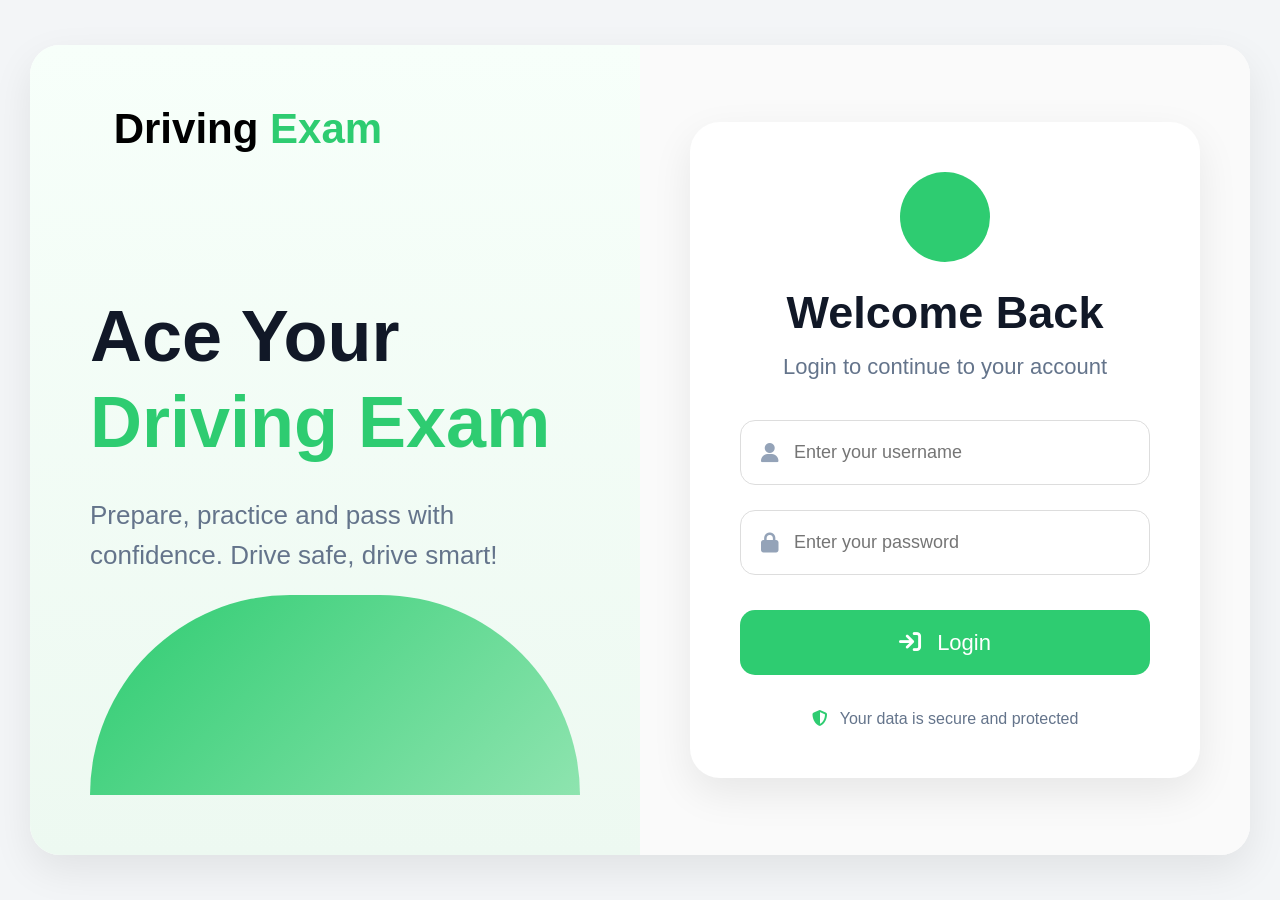
<file: index.html>
<!DOCTYPE html>
<html lang="en">
<head>
    <meta charset="UTF-8">
    <meta name="viewport" content="width=device-width, initial-scale=1.0">
    <title>Driving Exam Login</title>

    <link rel="stylesheet" href="css/login.css">

    <link rel="stylesheet"
          href="https://cdnjs.cloudflare.com/ajax/libs/font-awesome/6.5.2/css/all.min.css">
</head>
<body>

<div class="container">

    <!-- Left Side -->
    <div class="left-side">

        <div class="logo">
            <i class="fas fa-steering-wheel"></i>
            <span>Driving <b>Exam</b></span>
        </div>

        <div class="content">
            <h1>
                Ace Your <br>
                <span>Driving Exam</span>
            </h1>

            <p>
                Prepare, practice and pass with confidence.
                Drive safe, drive smart!
            </p>
        </div>

        <div class="road"></div>

    </div>

    <!-- Right Side -->
    <div class="right-side">

        <div class="login-card">

            <div class="icon-circle">
                <i class="fas fa-steering-wheel"></i>
            </div>

            <h2>Welcome Back</h2>

            <p class="subtitle">
                Login to continue to your account
            </p>

            <div class="input-box">
                <i class="fas fa-user"></i>
                <input
                        type="text"
                        id="username"
                        placeholder="Enter your username">
            </div>

            <div class="input-box">
                <i class="fas fa-lock"></i>
                <input
                        type="password"
                        id="password"
                        placeholder="Enter your password">
            </div>

            <button onclick="login()">
                <i class="fas fa-arrow-right-to-bracket"></i>
                Login
            </button>

            <div class="bottom-text">
                <i class="fas fa-shield-alt"></i>
                Your data is secure and protected
            </div>

        </div>

    </div>

</div>

<script src="js/login.js"></script>

</body>
</html>
</file>
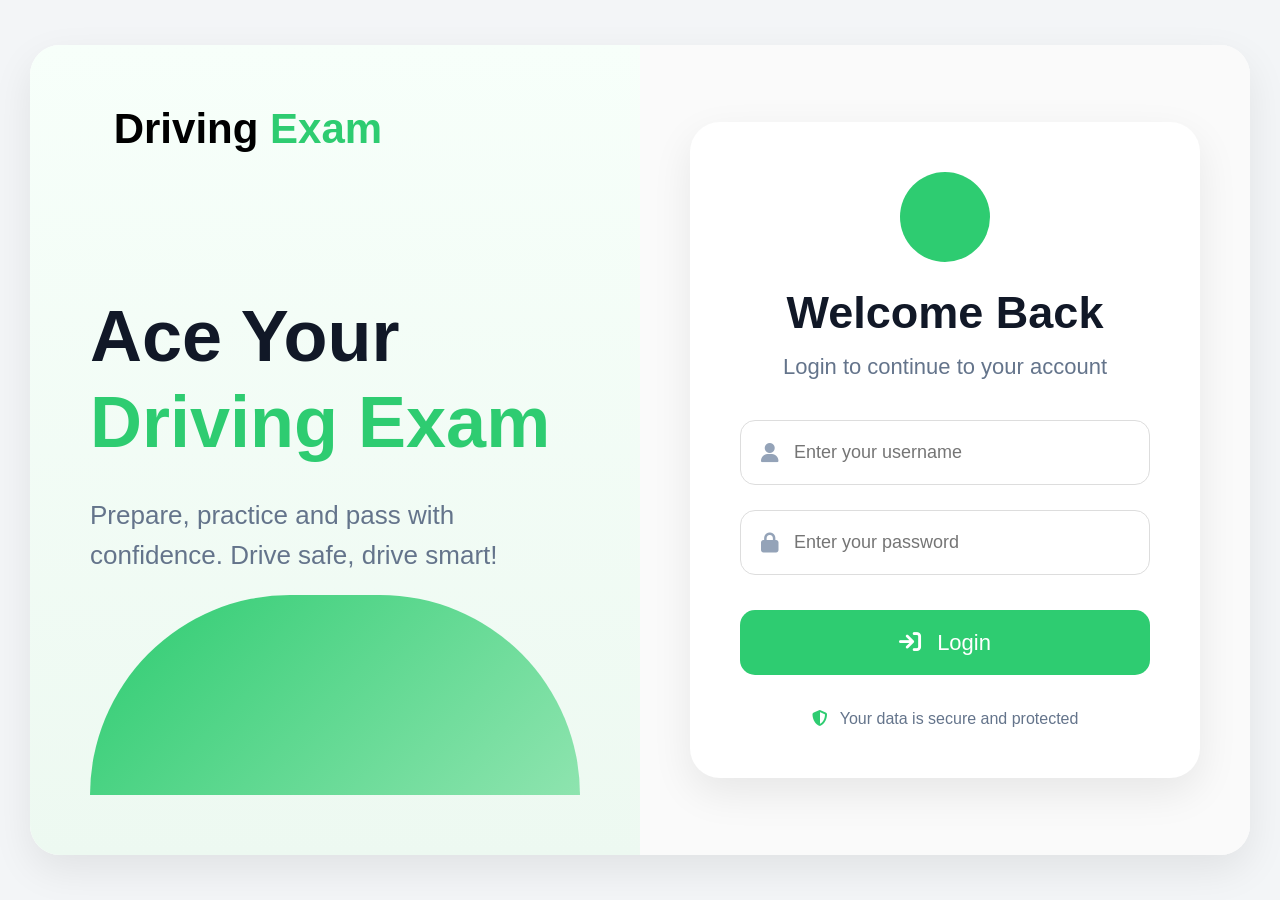
<file: category.html>
<!DOCTYPE html>
<html>
<head>
    <title>Select Category</title>
    <link rel="stylesheet" href="css/style.css">
</head>
<body>

<body class="category-body">

<div class="category-page">

    <!-- TOP BAR -->
   <div class="category-top">

    <div class="category-logo"
         onclick="window.location.href='main.html'"
         style="cursor:pointer;">

        🚗 Driving <span>Exam</span>

    </div>

</div>

    <!-- HEADER -->
    <div class="category-header">

        <h1>
            Select Your Driving Category
        </h1>

        <p>
            Choose a driving license category to start practicing
            <br>
            and test your knowledge.
        </p>

    </div>

    <!-- CATEGORY CARDS -->
    <div class="category-cards">

        <!-- CATEGORY A -->
        <div class="category-card">

            <img
                src="images/category_a.png"
                class="category-image">

            <h2 class="category-title green">
                Category A
            </h2>

            <p class="category-desc">
                Motorcycles and two-wheelers
                with or without gear.
            </p>

            <button
                class="category-btn green-btn"
                onclick="selectCategory('a')">

                Start Practice →
            </button>

        </div>

        <!-- CATEGORY B -->
        <div class="category-card">

            <img
                src="images/category_b.png"
                class="category-image">

            <h2 class="category-title blue">
                Category B
            </h2>

            <p class="category-desc">
                Cars and light vehicles
                for personal use.
            </p>

            <button
                class="category-btn blue-btn"
                onclick="selectCategory('b')">

                Start Practice →
            </button>

        </div>


    </div>

    <!-- BOTTOM CARD -->
    <div class="category-info">

        <div class="category-info-icon">
            🛡
        </div>

        <div>
            <h3>Choose Carefully</h3>

            <p>
                Select the correct category that matches
                the license you want to apply for.
            </p>
        </div>

    </div>

</div>

<script src="js/category.js"></script>

</body>

</body>
</html>
</file>
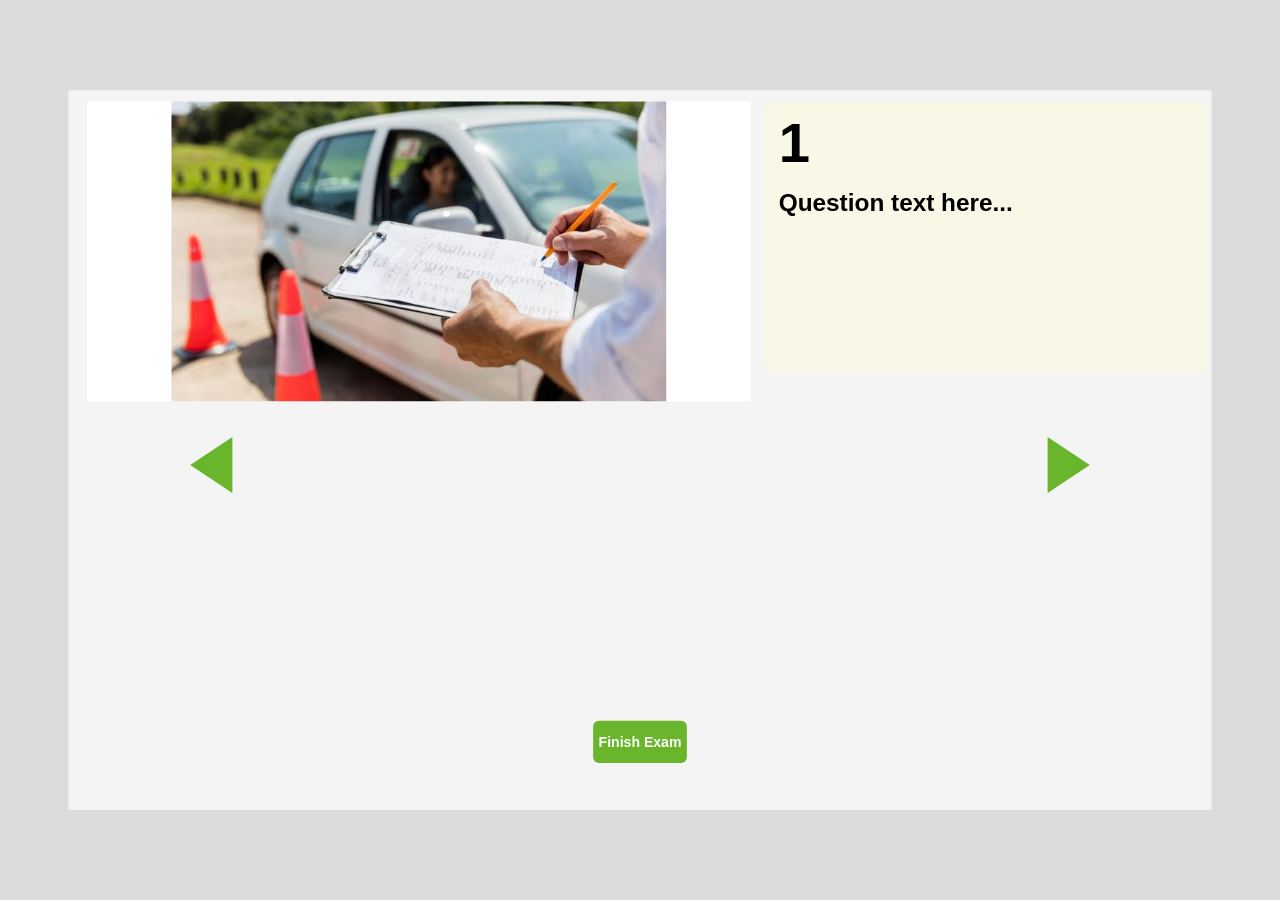
<file: exam.html>
<!DOCTYPE html>
<html>

    <head> <meta charset="UTF-8"> <title>Exame IMT</title> <link rel="stylesheet" href="css/style.css"> </head>
<body class="exam-body">

<div class="exam-container">

    <!-- Top Bar -->
    

    <!-- Question Section -->
    <div class="question-section">

        <!-- Image -->
        <div class="image-box">
            <img id="questionImage" src="images/a/q1.jpg">
        </div>

        <!-- Question -->
        <div class="question-box">
            <div class="question-number">
                <span id="questionNo">1</span>
            </div>

            <div class="question-text" id="questionText">
                Question text here...
            </div>
        </div>

    </div>

    <!-- Answers -->
    <div id="answersContainer"></div>

    <!-- Bottom Navigation -->
    <div class="bottom-navigation">

    <button class="nav-arrow"
            onclick="previousQuestion()">
    </button>

    <div id="questionNumbers"></div>

    <button class="nav-arrow"
            onclick="nextQuestion()">
    </button>

</div>

<button id="finishBtn"
        onclick="finishExam()">
    Finish Exam
</button>

</div>

<script>
function scaleExam() {
    const exam = document.querySelector('.exam-container');

    const scale = Math.min(
        window.innerWidth / 1366,
        window.innerHeight / 768
    );

    exam.style.transform = `scale(${scale})`;
}

window.addEventListener('resize', scaleExam);
scaleExam();
</script>

<script src="js/exam.js"></script>

</body>
</html>
</file>
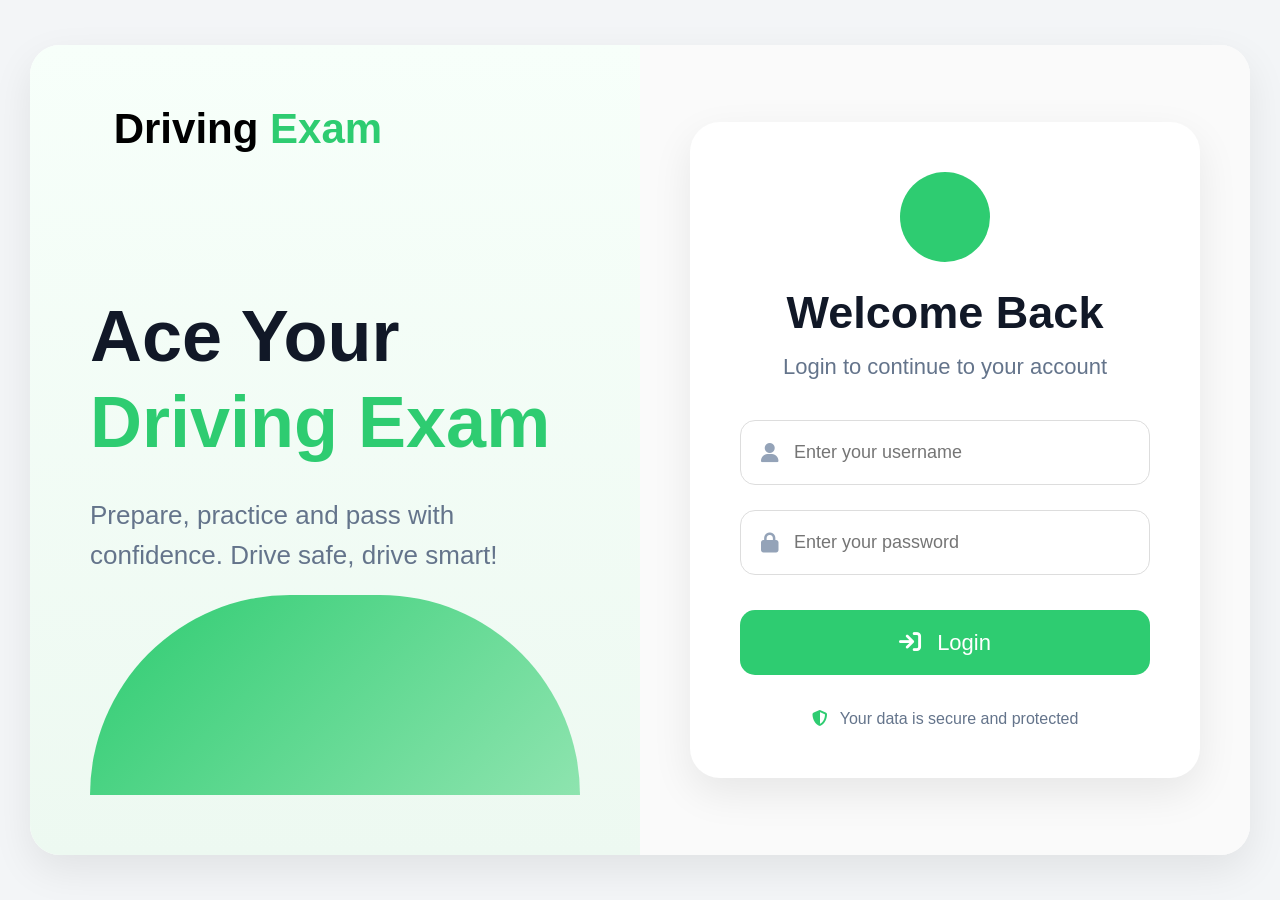
<file: main.html>
<!DOCTYPE html>
<html lang="en">
<head>
    <meta charset="UTF-8">
    <meta name="viewport" content="width=device-width, initial-scale=1.0">
    <title>Driving Exam</title>
    <link rel="stylesheet" href="css/style.css">
    <link rel="stylesheet"
          href="https://cdnjs.cloudflare.com/ajax/libs/font-awesome/6.5.2/css/all.min.css">
</head>
<body>

<div class="container">

    <!-- Header -->
    <header>
        <div class="logo">
            <i class="fas fa-steering-wheel"></i>
            <span>Driving <b>Exam</b></span>
        </div>

        <button class="logout-top" onclick="logout()">
            <i class="fas fa-right-from-bracket"></i>
            Logout
        </button>
    </header>

    <!-- Main Section -->
    <div class="hero">

        <!-- Left Side -->
        <div class="left-content">

            <div class="welcome">
                👋 Welcome Back
            </div>

            <h1>
                Ready to ace your <br>
                <span>Driving Exam?</span>
            </h1>

            <p>
                Choose an option to start your journey.
                Good luck and drive safe!
            </p>

            <div class="stats">

                <div class="stat-box">
                    <i class="fas fa-file-lines"></i>
                    <h2 id="examsTaken">0</h2>
                    <p>Exams Taken</p>
                </div>

                <div class="stat-box">
                    <i class="fas fa-chart-line"></i>
                    <h2 id="averageScore">0%</h2>
                    <p>Avg. Score</p>
                </div>

                <div class="stat-box">
                    <i class="fas fa-trophy"></i>
                   <h2 id="bestScore">0</h2>
                    <p>Best Score</p>
                </div>

            </div>

        </div>

        <!-- Right Side -->
        <div class="right-content">

            <div class="action-card green" onclick="goExam()">
                <div class="icon">
                    <i class="fas fa-file-lines"></i>
                </div>

                <div class="text">
                    <h2>Exam</h2>
                    <p>Take a timed exam and test your skills</p>
                </div>

                <i class="fas fa-arrow-right arrow"></i>
            </div>

            <div class="action-card blue" onclick="goPractice()">
                <div class="icon">
                    <i class="fas fa-book-open"></i>
                </div>

                <div class="text">
                    <h2>Practice</h2>
                    <p>Practice questions to improve</p>
                </div>

                <i class="fas fa-arrow-right arrow"></i>
            </div>

            <div class="action-card purple" onclick="logout()">
                <div class="icon">
                    <i class="fas fa-right-from-bracket"></i>
                </div>

                <div class="text">
                    <h2>Logout</h2>
                    <p>Sign out from your account</p>
                </div>

                <i class="fas fa-arrow-right arrow"></i>
            </div>

        </div>

    </div>

</div>

<script src="js/main.js"></script>

</body>
</html>
</file>
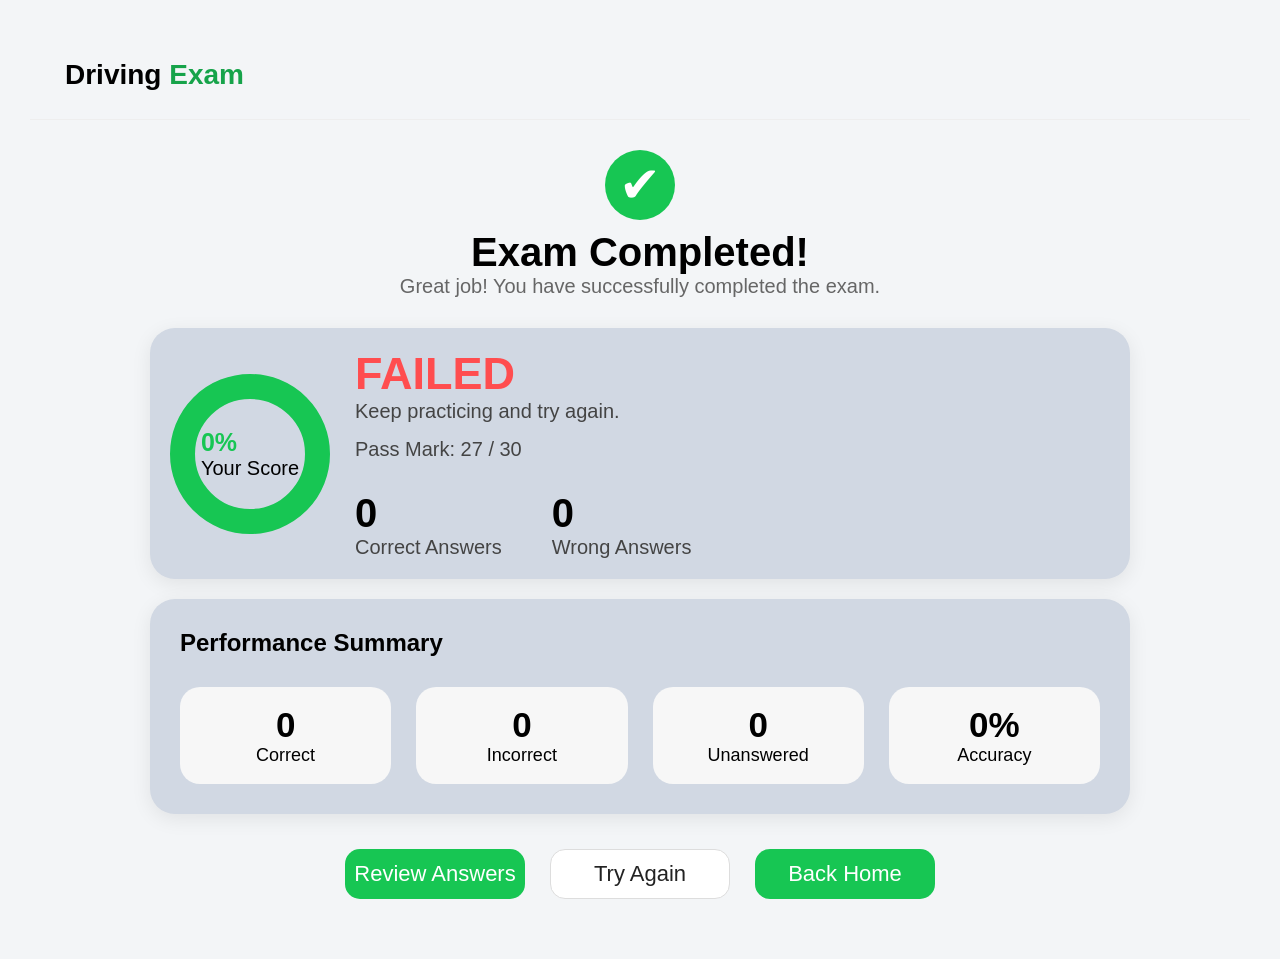
<file: result.html>
<!DOCTYPE html>
<html>
<head>
    <meta charset="UTF-8">
    <title>Exam Result</title>
    <link rel="stylesheet" href="css/style.css">
</head>
<body>
    <div class="category-top">

    <div class="category-logo"
         onclick="window.location.href='main.html'"
         style="cursor:pointer;">

        Driving <span>Exam</span>

    </div>

</div>

<div class="result-page">

    <div class="result-header">

        <div class="result-icon">
            ✔
        </div>

        <h1>Exam Completed!</h1>

        <p>
            Great job! You have successfully completed the exam.
        </p>

    </div>

    <div class="result-card">

        <div class="score-circle">
            <div>
                <h2 id="scoreText">0%</h2>
                <p>Your Score</p>
            </div>
        </div>

        <div class="result-info">

    <h1 id="resultStatus">
        PASSED
    </h1>

    <p id="resultMessage">
        Congratulations! You have passed the exam.
    </p>

    <p class="pass-mark">
        Pass Mark: 27 / 30
    </p>

    <div class="result-stats">

                <div>
                    <h2 id="correctText">0</h2>
                    <p>Correct Answers</p>
                </div>

                <div>
                    <h2 id="wrongText">0</h2>
                    <p>Wrong Answers</p>
                </div>

            </div>

        </div>

    </div>

    <div class="performance-card">

        <h2>Performance Summary</h2>

        <div class="performance-grid">

            <div class="performance-box">
                <h1 id="correctBox">0</h1>
                <p>Correct</p>
            </div>

            <div class="performance-box">
                <h1 id="wrongBox">0</h1>
                <p>Incorrect</p>
            </div>

            <div class="performance-box">
        <h1 id="unansweredBox">0</h1>
        <p>Unanswered</p>
    </div>

            <div class="performance-box">
                <h1 id="accuracyBox">0%</h1>
                <p>Accuracy</p>
            </div>

        </div>

    </div>

    <div class="result-buttons">

        <button onclick="reviewAnswers()">
            Review Answers
        </button>

        <button onclick="tryAgain()">
            Try Again
        </button>

        <button onclick="goHome()">
            Back Home
        </button>

    </div>

</div>

<script src="js/result.js"></script>

</body>
</html>
</file>
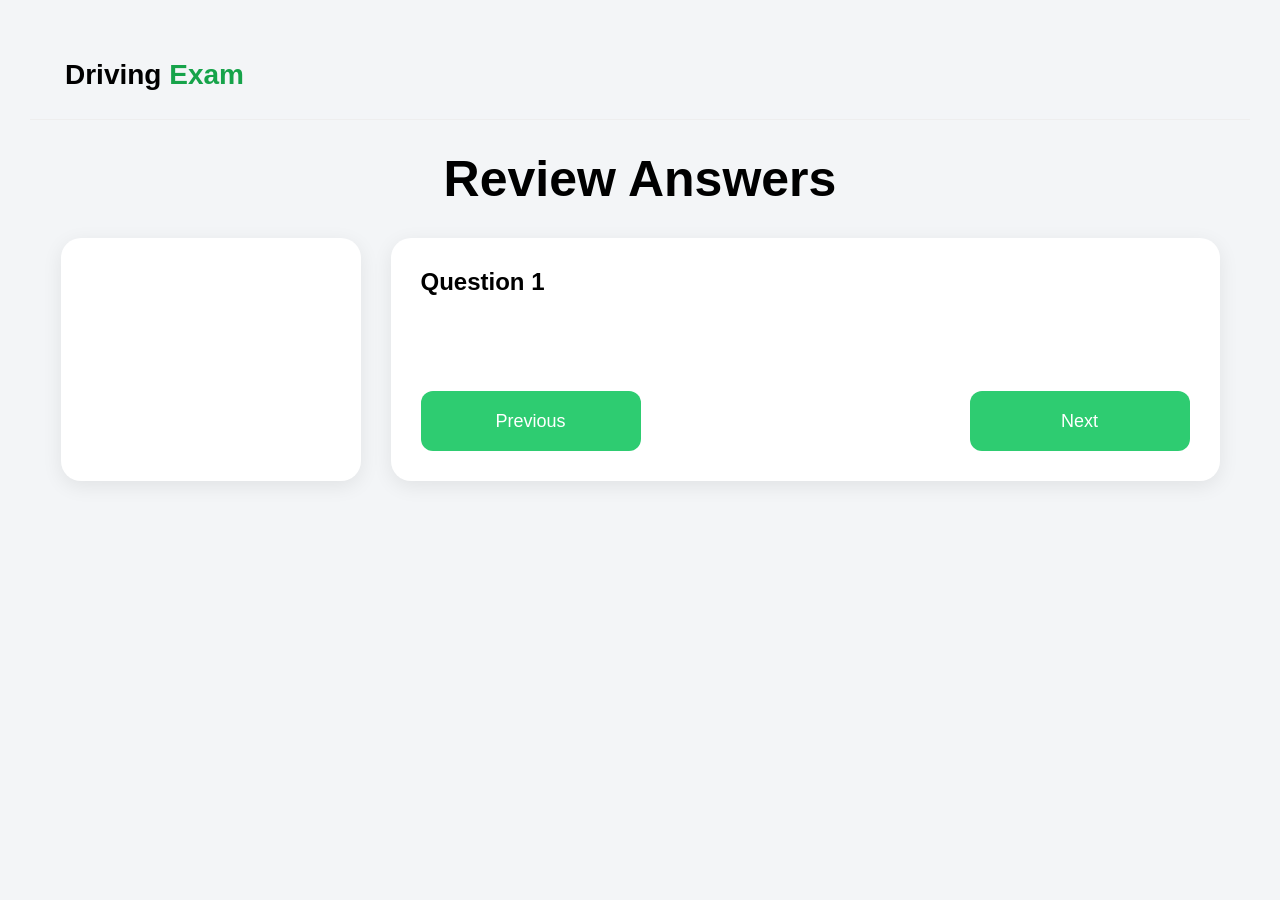
<file: review.html>
<!DOCTYPE html>
<html>
<head>
    <meta charset="UTF-8">
    <title>Review Answers</title>
    <link rel="stylesheet" href="css/style.css">
</head>
<body>
    <div class="category-top">

    <div class="category-logo"
         onclick="window.location.href='main.html'"
         style="cursor:pointer;">

        Driving <span>Exam</span>

    </div>

</div>

<div class="review-page">

    <h1 class="review-title">
        Review Answers
    </h1>

    <div class="review-container">

        <!-- Left Numbers -->
        <div class="review-sidebar">

            <div id="reviewNumbers"></div>

        </div>

        <!-- Right Question -->
        <div class="review-content">

            <h2>
                Question
                <span id="reviewQuestionNo">
                    1
                </span>
            </h2>

            <div class="review-question-box">

                <div class="review-image-box">
                    <img id="reviewImage">
                </div>

                <div class="review-text-box">

                    <h3 id="reviewQuestion">
                    </h3>

                    <div id="reviewOptions">
                    </div>

                </div>

            </div>

            <div class="review-buttons">

                <button
                    onclick="previousReviewQuestion()">
                    Previous
                </button>

                <button
                    onclick="nextReviewQuestion()">
                    Next
                </button>

            </div>

        </div>

    </div>

</div>

<script src="js/review.js"></script>

</body>
</html>
</file>
<file: css/login.css>
*{
    margin:0;
    padding:0;
    box-sizing:border-box;
    font-family:'Segoe UI',sans-serif;
}

body{
    background:#f3f5f7;
    min-height:100vh;
    display:flex;
    justify-content:center;
    align-items:center;
    padding:30px;
}

.container{
    width:100%;
    max-width:1500px;
    min-height:90vh;
    background:#fff;
    border-radius:30px;
    overflow:hidden;
    display:flex;
    box-shadow:0 15px 40px rgba(0,0,0,0.08);
}

.left-side{
    width:50%;
    background:linear-gradient(
            180deg,
            #f7fffa,
            #edf9f1);
    padding:60px;
    display:flex;
    flex-direction:column;
    justify-content:space-between;
}

.logo{
    font-size:42px;
    font-weight:700;
}

.logo i{
    color:#2ecc71;
    margin-right:12px;
}

.logo b{
    color:#2ecc71;
}

.content{
    margin-top:120px;
}

.content h1{
    font-size:72px;
    line-height:1.2;
    color:#111827;
}

.content span{
    color:#2ecc71;
}

.content p{
    margin-top:30px;
    font-size:26px;
    line-height:40px;
    color:#64748b;
}

.road{
    height:200px;
    border-radius:200px 200px 0 0;
    background:linear-gradient(
            135deg,
            #2ecc71,
            #8ee4af);
}

.right-side{
    width:50%;
    background:#fafafa;
    display:flex;
    justify-content:center;
    align-items:center;
    padding:50px;
}

.login-card{
    width:550px;
    background:#fff;
    border-radius:30px;
    padding:50px;
    box-shadow:0 15px 40px rgba(0,0,0,0.08);
}

.icon-circle{
    width:90px;
    height:90px;
    border-radius:50%;
    background:#2ecc71;
    margin:auto;
    display:flex;
    justify-content:center;
    align-items:center;
    color:#fff;
    font-size:38px;
}

.login-card h2{
    text-align:center;
    font-size:45px;
    color:#111827;
    margin-top:25px;
}

.subtitle{
    text-align:center;
    color:#64748b;
    font-size:22px;
    margin-top:15px;
    margin-bottom:40px;
}

.input-box{
    height:65px;
    border:1px solid #ddd;
    border-radius:15px;
    margin-bottom:25px;
    display:flex;
    align-items:center;
    padding:0 20px;
}

.input-box i{
    color:#94a3b8;
    font-size:20px;
}

.input-box input{
    flex:1;
    border:none;
    outline:none;
    padding-left:15px;
    font-size:18px;
}

button{
    width:100%;
    height:65px;
    border:none;
    border-radius:15px;
    background:#2ecc71;
    color:#fff;
    font-size:22px;
    cursor:pointer;
    margin-top:10px;
    transition:.3s;
}

button:hover{
    background:#27ae60;
}

button i{
    margin-right:10px;
}

.bottom-text{
    text-align:center;
    margin-top:35px;
    color:#64748b;
}

.bottom-text i{
    color:#2ecc71;
    margin-right:8px;
}

@media(max-width:1000px){

    .container{
        flex-direction:column;
    }

    .left-side,
    .right-side{
        width:100%;
    }

    .content{
        margin-top:60px;
    }

    .content h1{
        font-size:45px;
    }

    .content p{
        font-size:20px;
    }

    .login-card{
        width:100%;
    }
}
</file>
<file: css/style.css>
*{
    margin:0;
    padding:0;
    box-sizing:border-box;
    font-family:'Segoe UI',sans-serif;
}

body{
    background:#f3f5f7;
    min-height:100vh;
    padding:30px;
}

.container{
    background:#fff;
    border-radius:30px;
    overflow:hidden;
    box-shadow:0 10px 30px rgba(0,0,0,0.08);
}

header{
    height:90px;
    display:flex;
    align-items:center;
    justify-content:space-between;
    padding:0 50px;
    border-bottom:1px solid #eee;
}

.logo{
    display:flex;
    align-items:center;
    gap:15px;
    font-size:35px;
    font-weight:700;
}

.logo i{
    color:#38c172;
}

.logo b{
    color:#38c172;
}

.logout-top{
    padding:14px 25px;
    border:none;
    border-radius:15px;
    background:#fff;
    box-shadow:0 5px 15px rgba(0,0,0,0.08);
    cursor:pointer;
    font-size:16px;
}

.hero{
    display:flex;
    justify-content:space-between;
    padding:70px;
    gap:50px;
}

.left-content{
    flex:1;
}

.welcome{
    display:inline-block;
    background:#dff8e9;
    color:#1f8f53;
    padding:12px 25px;
    border-radius:50px;
    margin-bottom:30px;
    font-weight:600;
}

.left-content h1{
    font-size:70px;
    line-height:1.1;
    color:#0f172a;
}

.left-content span{
    color:#38c172;
}

.left-content p{
    margin-top:30px;
    font-size:24px;
    color:#666;
    line-height:40px;
}

.stats{
    margin-top:50px;
    display:flex;
    gap:20px;
}

.stat-box{
    background:#fff;
    width:180px;
    padding:30px;
    border-radius:20px;
    box-shadow:0 10px 30px rgba(0,0,0,0.08);
    text-align:center;
}

.stat-box i{
    font-size:30px;
    color:#38c172;
    margin-bottom:20px;
}

.stat-box h2{
    font-size:35px;
    margin-bottom:10px;
}

.stat-box p{
    font-size:16px;
    margin:0;
}

.right-content{
    width:480px;
    display:flex;
    flex-direction:column;
    gap:30px;
}

.action-card{
    height:160px;
    border-radius:30px;
    color:#fff;
    display:flex;
    align-items:center;
    padding:30px;
    cursor:pointer;
    transition:0.3s;
}

.action-card:hover{
    transform:translateY(-8px);
}

.green{
    background:linear-gradient(135deg,#2ecc71,#38c172);
}

.blue{
    background:linear-gradient(135deg,#1976d2,#42a5f5);
}

.purple{
    background:linear-gradient(135deg,#8e44ad,#c084fc);
}

.icon{
    width:90px;
    height:90px;
    background:#fff;
    color:#333;
    border-radius:50%;
    display:flex;
    align-items:center;
    justify-content:center;
    font-size:35px;
    margin-right:25px;
}

.text{
    flex:1;
}

.text h2{
    font-size:35px;
    margin-bottom:10px;
}

.text p{
    font-size:20px;
    line-height:30px;
}

.arrow{
    font-size:28px;
}

@media(max-width:1000px){

    .hero{
        flex-direction:column;
        padding:30px;
    }

    .left-content h1{
        font-size:45px;
    }

    .right-content{
        width:100%;
    }

    .stats{
        flex-wrap:wrap;
    }

    header{
        padding:20px;
    }
}

/* ==========================
   EXAM PAGE CSS
========================== */

.exam-body{
    margin:0;
    background:#dcdcdc;
    overflow:hidden;

    display:flex;
    justify-content:center;
    align-items:center;

    width:100vw;
    height:100vh;
}

.exam-container{
    width:1366px;
    height:768px;
    background:#f4f4f4;
    overflow:hidden;
    position:relative;
}

/* HEADER */

/* IMAGE + QUESTION */
.question-section{
    display:grid;
    grid-template-columns:60% 40%;
    gap:15px;
    padding:12px 20px 8px;
}

.image-box{
    background:#fff;
    height:320px;
    overflow:hidden;

    display:flex;
    justify-content:center;
    align-items:center;
}

.image-box img{
    max-width:110%;
    max-height:110%;
    object-fit:contain;
    display:block;
}

.question-box{
    background:#f9f7e6;
    height:290px;
    border-radius:10px;
    padding:15px;
}

.question-number{
    font-size:60px;
    font-weight:700;
    line-height:1;
}

.question-text{
    margin-top:15px;
    min-height:180px;
    border:none;
    font-size:26px;
    line-height:1.4;
    font-weight:bold;
}

/* ANSWERS */

#answersContainer{
    background:#fff;
}

.answer-row{
    display:grid;
    grid-template-columns:80px 1fr 80px;
    align-items:center;
    min-height:72px;
    padding:0 35px;
    border-bottom:2px solid #ddd;
}

.answer-letter{
    font-size:58px;
    font-weight:700;
    color:#666;
}

.answer-text{
    font-size:20px;
    font-weight:600;
}

.answer-checkbox{
    width:50px;
    height:50px;
    border:2px solid #bbb;
    border-radius:8px;
    background:#e8e8e8;

    display:flex;
    justify-content:center;
    align-items:center;

    font-size:42px;
    font-weight:bold;
    color:transparent;
}
/* ==========================
   BOTTOM NAVIGATION
========================== */

.bottom-navigation{
    height:100px;
    padding:25px 20px 5px;
    display:flex;
    justify-content:center;
    align-items:center;
    gap:5px;
}

/* Question Numbers */
#questionNumbers{
    display:flex;
    gap:1px;
    overflow-x:auto;
    overflow-y:visible;
    flex:1;
    max-width:850px;
    scroll-behavior:smooth;
    scrollbar-width:none;
    padding-bottom:10px;
}

#questionNumbers::-webkit-scrollbar{
    display:none;
}

/* Number Box */
.question-box-item{
    width:32px;
    min-width:32px;
    height:42px;
    background:#fff;
    border:1px solid #d0d0d0;
    display:flex;
    justify-content:center;
    align-items:center;
    font-size:14px;
    font-weight:600;
    position:relative;
    cursor:pointer;
    flex-shrink:0;
}

/* Active Number */
.question-box-item.active{
    background:#2ecc71;
    color:#fff;
    border:none;
}

/* Moving Arrow Under Active Number */
.question-box-item.active::after{
    content:"";
    position:absolute;
    left:50%;
    transform:translateX(-50%);
    bottom:-10px;

    width:0;
    height:0;

    border-left:15px solid transparent;
    border-right:15px solid transparent;
    border-bottom:20px solid #69b52c;
}

/* Navigation Arrows */
.nav-arrow{
    width:0;
    height:0;
    background:transparent;
    border:none;
    cursor:pointer;
    padding:0;
    flex-shrink:0;
    align-self:center;
}

/* LEFT */
.nav-arrow:first-child{
    border-top:30px solid transparent;
    border-bottom:30px solid transparent;
    border-right:45px solid #69b52c;
    margin-right:5px;
}

/* RIGHT */
.nav-arrow:last-child{
    border-top:30px solid transparent;
    border-bottom:30px solid transparent;
    border-left:45px solid #69b52c;
    margin-left:5px;
}
/* RESPONSIVE */

@media(max-width:1200px){

    .question-section{
        grid-template-columns:1fr;
    }

    .question-number{
        font-size:60px;
    }

    .question-text{
        font-size:24px;
    }

    .answer-letter{
        font-size:50px;
    }

    .answer-text{
        font-size:24px;
    }
    
}
.answer-row{
    cursor:pointer;
}

.answer-checkbox{
    display:flex;
    justify-content:center;
    align-items:center;
    font-size:42px;
    font-weight:bold;
    color:transparent;
}

.answer-row.selected{
    background:#f8fff8;
}

.answer-row.selected .answer-letter{
    color:#69b52c;
}

.answer-row.selected .answer-text{
    color:#69b52c;
}

.answer-row.selected .answer-checkbox{
    color:#69b52c;
    border-color:#69b52c;
}
#finishBtn{
    position:absolute;
    left:50%;
    bottom:50px;
    transform:translateX(-50%);

    width:100px;
    height:45px;

    border:none;
    border-radius:6px;

    background:#69b52c;
    color:white;

    font-size:15px;
    font-weight:bold;
    cursor:pointer;
}
/* RESULT PAGE */

.result-page{
    width:92%;
    max-width:1000px;
    margin:20px auto;
    padding:10px;
}
.result-header{
    text-align:center;
    margin-bottom:30px;
}

.result-icon{
    width:70px;
    height:70px;
    background:#17c653;
    color:white;
    border-radius:50%;
    margin:auto;
    font-size:50px;
    display:flex;
    justify-content:center;
    align-items:center;
}

.result-header h1{
    font-size:40px;
    margin-top:10px;
}

.result-header p{
    font-size:20px;
    color:#666;
}

.result-card{
    background:#d1d8e3;
    border-radius:25px;
    padding:20px;
    display:flex;
    gap:25px;
    align-items:center;
    box-shadow:0 5px 20px rgba(0,0,0,0.08);
}

.score-circle{
    width:160px;
    height:160px;
    border-radius:50%;
    border:25px solid #17c653;
    display:flex;
    justify-content:center;
    align-items:center;
    flex-shrink:0;
}

.score-circle h2{
    font-size:25px;
    color:#17c653;
}

.score-circle p{
    text-align:center;
    font-size:20px;
}

.result-info{
    flex:1;
}

.result-info h1{
    font-size:45px;
    color:#17c653;
}

.result-info p{
    font-size:20px;
    color:#444;
}
.pass-mark{
    margin-top:15px;
    color:#777;
    font-size:18px;
}

.result-stats{
    display:flex;
    gap:50px;
    margin-top:30px;
}

.result-stats h2{
    font-size:40px;
}

.performance-card{
    background:#d1d8e3;
    border-radius:25px;
    padding:30px;
    margin-top:20px;
    box-shadow:0 5px 20px rgba(0,0,0,0.08);
}

.performance-card h2{
    margin-bottom:30px;
}

.performance-grid{
    display:grid;
    grid-template-columns:repeat(4,1fr);
    gap:25px;
}

.performance-box{
    background:#f7f7f7;
    padding:18px;
    border-radius:20px;
    text-align:center;
}

.performance-box h1{
    font-size:35px;
}

.performance-box p{
    font-size:18px;
}

.result-buttons{
    display:flex;
    justify-content:center;
    gap:25px;
    margin-top:35px;
}

.result-buttons button{
    width:180px;
    height:50px;
    border:none;
    border-radius:15px;
    background:#17c653;
    color:white;
    font-size:22px;
    cursor:pointer;
}

.result-buttons button:nth-child(2){
    background:white;
    color:#222;
    border:1px solid #ddd;
}
/* REVIEW PAGE */

.review-page{
    width:95%;
    margin:30px auto;
}

.review-title{
    text-align:center;
    font-size:50px;
    margin-bottom:30px;
}

.review-container{
    display:grid;
    grid-template-columns:300px 1fr;
    gap:30px;
}

.review-sidebar{
    background:white;
    border-radius:20px;
    padding:25px;
    box-shadow:0 5px 20px rgba(0,0,0,0.08);
}

#reviewNumbers{
    display:grid;
    grid-template-columns:repeat(5,1fr);
    gap:15px;
}

.review-number{
    height:55px;
    border:2px solid #ddd;
    border-radius:12px;

    display:flex;
    justify-content:center;
    align-items:center;

    cursor:pointer;
    font-weight:700;
}

.review-number.correct{
    border-color:#2ecc71;
    color:#2ecc71;
}

.review-number.wrong{
    border-color:#ff4d4f;
    color:#ff4d4f;
}

.review-number.active{
    background:#2ecc71;
    color:white;
}

.review-content{
    background:white;
    border-radius:20px;
    padding:30px;
    box-shadow:0 5px 20px rgba(0,0,0,0.08);
}

.review-question-box{
    display:grid;
    grid-template-columns:45% 55%;
    gap:30px;
    margin-top:30px;
}

#reviewQuestion{
    font-size:32px;
    font-weight:700;
    line-height:1.5;
    color:#111;
    margin-bottom:25px;
}

.review-image-box img{
    width:100%;
    border-radius:20px;
}

.review-option{
    border:2px solid #ddd;
    border-radius:15px;
    padding:20px;
    margin-top:15px;
    font-size:20px;
}

.review-option.correct{
    border-color:#2ecc71;
    background:#f1fff4;
}

.review-option.wrong{
    border-color:#ff4d4f;
    background:#fff4f4;
}

.review-buttons{
    display:flex;
    justify-content:space-between;
    margin-top:40px;
}

.review-buttons button{
    width:220px;
    height:60px;
    border:none;
    border-radius:12px;
    background:#2ecc71;
    color:white;
    font-size:18px;
    cursor:pointer;
}
.review-icon{
    font-size:32px;
    font-weight:bold;
}

.review-option.correct .review-icon{
    color:#17c653;
}

.review-option.wrong .review-icon{
    color:#ff4d4f;
}
/* ==========================
   CATEGORY PAGE
========================== */

.category-body{
    background:#f5f7fa;
    padding:15px;
}

.category-page{
    background:#fff;
    border-radius:30px;
    min-height:95vh;
    box-shadow:0 10px 35px rgba(0,0,0,0.06);
    overflow:hidden;
}

/* TOP */

.category-top{
    height:90px;
    border-bottom:1px solid #eee;
    padding:0 35px;

    display:flex;
    align-items:center;
}

.category-logo{
    font-size:28px;
    font-weight:700;
}

.category-logo span{
    color:#16a34a;
}

/* HEADER */

.category-header{
    text-align:center;
    padding:50px 20px;
}

.category-header h1{
    font-size:40px;
    color:#08121f;
    margin-bottom:20px;
}

.category-header p{
    font-size:20px;
    color:#667085;
    line-height:1.5;
}

/* CARDS */

.category-cards{
    display:flex;
    justify-content:center;
    gap:25px;
    flex-wrap:wrap;
    padding:0 40px;
}

.category-card{
    width:300px;
    background:#d1d8e3;
    border-radius:30px;
    padding:15px;
    text-align:center;
    box-shadow:0 10px 35px rgba(0,0,0,0.08);
    transition:.3s;
}

.category-card:hover{
    transform:translateY(-8px);
}

.category-image{
    width:70%;
    height:160px;
    object-fit:contain;
    border-radius:20px;
    margin-bottom:20px;
}

.category-title{
    font-size:30px;
    margin-bottom:15px;
    color:#fff;
}

.category-desc{
    font-size:18px;
    color:#667085;
    line-height:1.5;
    margin-bottom:25px;
}

/* BUTTON */

.category-btn{
    width:100%;
    height:50px;
    border-radius:40px;
    border:2px solid;
    background:#fff;
    font-size:22px;
    font-weight:700;
    cursor:pointer;
}

/* COLORS */

.green{
    color:#16a34a;
}

.green-btn{
    color:#5ac465;
    border-color:#16a34a;
}

.blue{
    color:#fff;
}

.blue-btn{
    color:#5ac465;
    border-color:#2563eb;
}

.purple{
    color:#7c3aed;
}

.purple-btn{
    color:#5ac465;
    border-color:#7c3aed;
}

/* BOTTOM CARD */

.category-info{
    margin:50px;
    padding:35px;
    border-radius:25px;
    background:#f8faf9;

    display:flex;
    align-items:center;
    gap:25px;
}

.category-info-icon{
    width:80px;
    height:80px;
    border-radius:50%;
    background:#22c55e;
    color:#fff;

    display:flex;
    justify-content:center;
    align-items:center;

    font-size:35px;
}

.category-info h3{
    font-size:32px;
    margin-bottom:10px;
}

.category-info p{
    font-size:20px;
    color:#667085;
}
</file>
